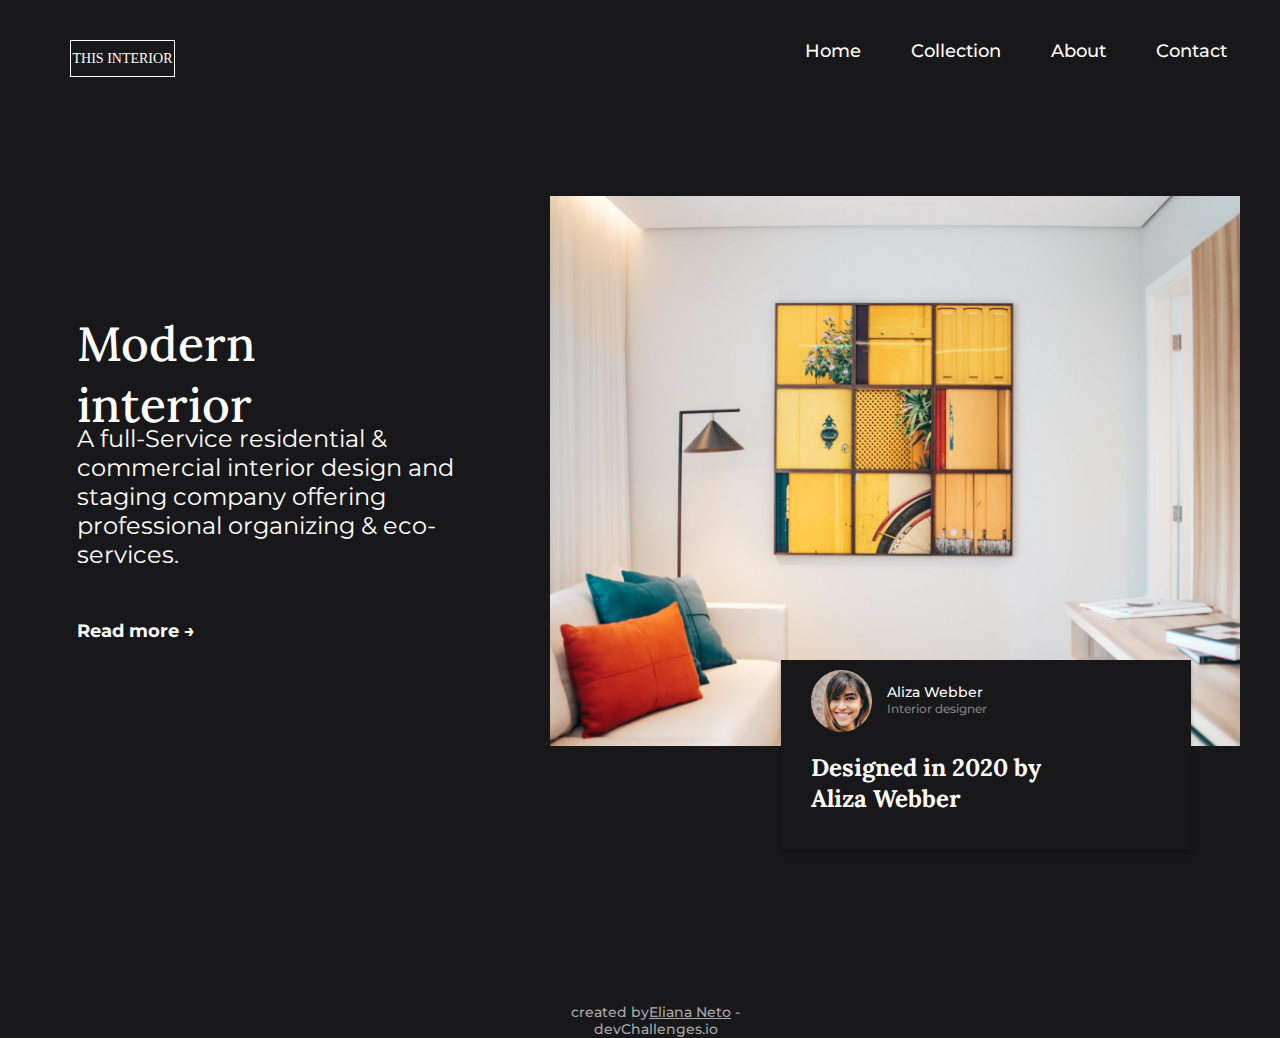
<file: index.html>
<!DOCTYPE html>
<html lang="en">
<head>
    <meta charset="UTF-8">
    <meta http-equiv="X-UA-Compatible" content="IE=edge">
    <meta name="viewport" content="width=device-width, initial-scale=1.0">
    <link rel="icon" href="./assets/images/devchallenges.png"/>
    <link rel="shortcut icon" type="image/x-icon" href="https://devchallenges.io/"/>
    <link href="https://fonts.googleapis.com/css2?family=Poppins:wght@400;500&display=swap" rel="stylesheet"/>
    <link rel="stylesheet" href="assets/css/style.css">
    <title>Interior Consultant</title>
</head>
<body>
    <div class="header">
        <div  id= "logo" class="logo">
            this interior
        </div>
        <div class="menu-btn">
            <a href="javascript:void(0)" class="top-bar-container" onclick="closeAndOpenMenu(this)">
                <div class="bar1"></div>
                <div class="bar2"></div>
                <div class="bar3"></div>
            </a> 
        </div>
             
        
        <div class="menu-list" id="menu">
            <ul>
                <li><a class="menu-link" href="#Home">Home</a></li>
                <li><a class="menu-link" href="#Collection">Collection</a> </li>
                <li><a class="menu-link" href="#About">About</a></li>
                <li><a class="menu-link" href="#Contact">Contact</a></li>
            </ul>  
        </div>
    </div>

    <div id="body" class="body-content">
        <h1 class="title">Modern interior</h1>
        <div class="paragraph">
            <p>A full-Service residential & 
                commercial interior design and 
                staging company offering 
                professional organizing &
                 eco-services.
            </p>
        </div>
        <a href="#">Read more &rarr;</a>
        <div class="img-content">
            <img src="assets/images/photo1.png" alt="">
        </div>
        <div class="info">
            <div class="contact">
                <img src="assets/images/photo2.png" style="margin-top: 10px;" alt="">
                <div style="margin-top: 10px; margin-left: 15px;">
                    <p class="p1">Aliza Webber</p>
                    <p class="p2">Interior designer</p>
                </div>
            </div>
            <div class="descrption">
                Designed in 2020 by
                 Aliza Webber
            </div>
        </div>
    </div>
    <p class="me">created by<a href="https://devchallenges.io/portfolio/ElianaNeto">Eliana Neto</a> - devChallenges.io</p>

    </body>
    <script src="https://code.jquery.com/jquery-3.2.1.min.js"></script>
    <script type="application/javascript" src="assets/js/index.js"></script>
</html>
</file>
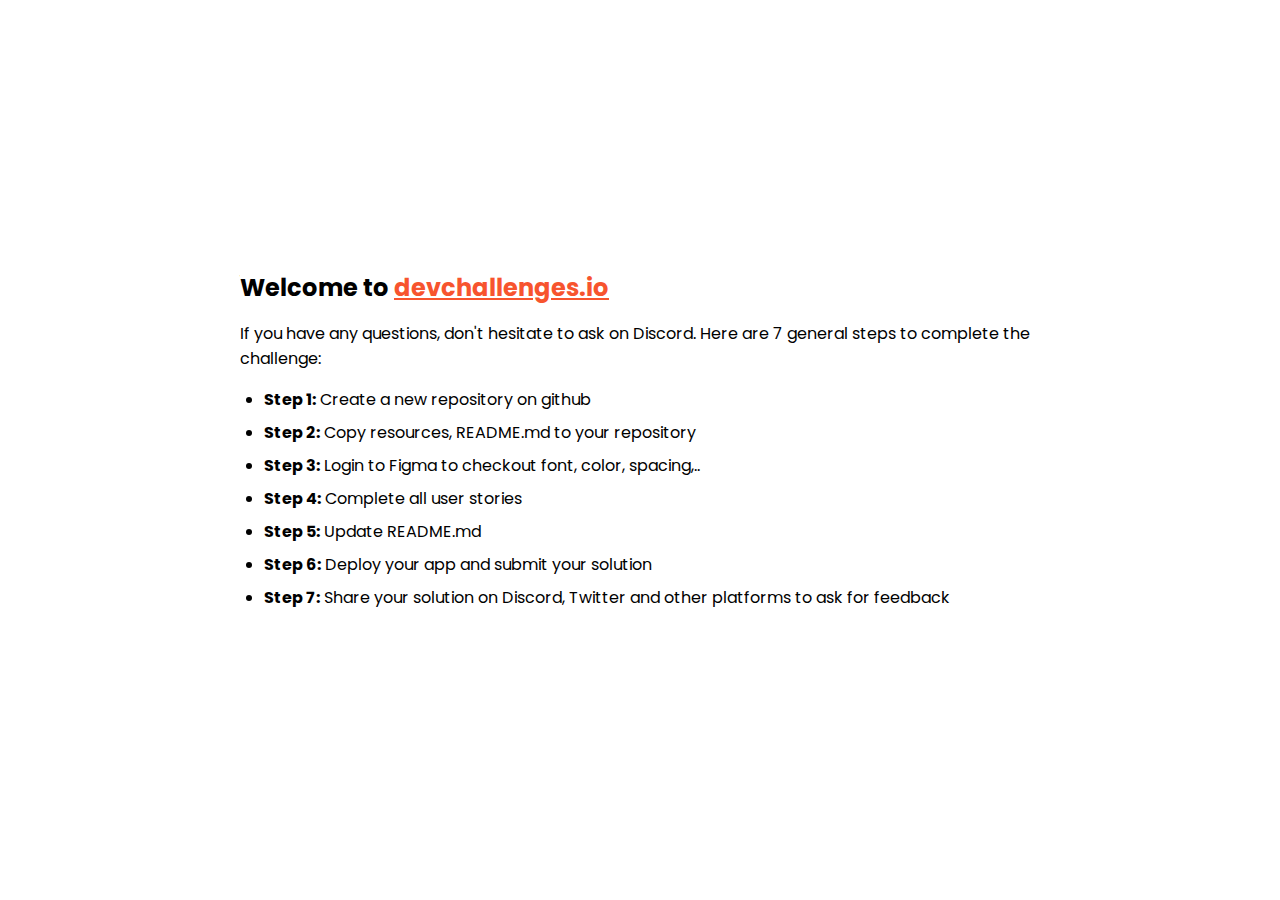
<file: rules.html>
<!DOCTYPE html>
<html lang="en">
  <head>
    <meta charset="utf-8" />
    <meta
      name="viewport"
      content="width=device-width, initial-scale=1,
  maximum-scale=5"
    />
  

    <link rel="icon" href="devchallenges.png" />

    <link
      rel="shortcut icon"
      type="image/x-icon"
      href="https://devchallenges.io/"
    />

    <link
      href="https://fonts.googleapis.com/css2?family=Poppins:wght@400;500&display=swap"
      rel="stylesheet"
    />

    <title>Devchallenges</title>

    <style>
      body {
        font-family: "Poppins", sans-serif;
      }

      ul {
        padding-left: 24px;
      }

      li {
        margin-bottom: 8px;
      }

      .welcome {
        max-width: 800px;
        margin: 0 auto;
      }

      .welcome-text {
        margin-top: 30vh;
        font-weight: 500;
      }

      .welcome-text p {
        font-size: 1rem;
        font-weight: 400;
      }

      .welcome-text h1 {
        font-size: 1.5rem;
      }

      .welcome-text a {
        color: #f7542e;
      }
    </style>
  </head>
  <body>
    <div class="welcome">
      <div class="welcome-text">
        <h1>
          Welcome to
          <a href="https://devchallenges.io/" target="_blank"
            >devchallenges.io</a
          >
        </h1>

        <p>
          If you have any questions, don't hesitate to ask on Discord. Here are
          7 general steps to complete the challenge:
        </p>
      </div>

      <ul>
        <li><b>Step 1:</b> Create a new repository on github</li>
        <li><b>Step 2:</b> Copy resources, README.md to your repository</li>
        <li>
          <b>Step 3:</b> Login to Figma to checkout font, color, spacing,..
        </li>
        <li><b>Step 4:</b> Complete all user stories</li>
        <li><b>Step 5:</b> Update README.md</li>
        <li><b>Step 6:</b> Deploy your app and submit your solution</li>
        <li>
          <b>Step 7:</b> Share your solution on Discord, Twitter and other
          platforms to ask for feedback
        </li>
      </ul>
    </div>
  </body>
</html>
</file>
<file: assets/css/style.css>
@import url("https://fonts.googleapis.com/css2?family=Montserrat&display=swap");
@import url("https://fonts.googleapis.com/css2?family=Lora&display=swap");

/* font-family: "Montserrat", sans-serif;
    font-family: 'Lora', serif;*/
body {
  margin: 0;
  padding: 0;
  background-color: #181719;
  width: 100%;
}

@media screen and (max-width: 767px) {
  .header{
    display: flex;
    flex-direction: row;
    justify-content: space-between;
    align-items: center;
  }
  .logo {
    border: 1px solid rgb(255, 255, 255);
    width: 103px;
    margin: 10px 0 0 10px;
    padding-top: 10px;
    height: 0px;
    padding-bottom: 25px;
    text-transform: uppercase;
    text-align: center;
    font-size: 14px;
    font-weight: 200;
    color: white;
    float: left;
  }
  .body-content {
    color: hsl(0, 0%, 100%);
    display: inline-block;
    position: relative;
    width: 100%;
  }

  .top-bar-container {
    display: inline-block;
    margin: 6px 10px 0 ;
    cursor: pointer;
  }

  .bar1,
  .bar2,
  .bar3 {
    width: 35px;
    height: 5px;
    background-color: rgb(255, 255, 255);
    margin: 6px 0;
    transition: 0.4s;
  }

  .change .bar1 {
    -webkit-transform: rotate(-45deg) translate(-9px, 6px);
    transform: rotate(-45deg) translate(-9px, 6px);
  }

  .change .bar2 {
    opacity: 0;
  }

  .change .bar3 {
    -webkit-transform: rotate(45deg) translate(-8px, -8px);
    transform: rotate(45deg) translate(-8px, -8px);
  }

  #menu {
    width: 0;
    height: 100%;
    background-color: #181719;
    display: none;
    position: absolute;
    text-align: center;
    z-index: 1;
  }
  #menu a {
    text-decoration: none;
    color: rgb(255, 255, 255);
    font-family: "Montserrat", sans-serif;
    font-weight: 500;
    font-size: 18px;
    line-height: 21.94px;
  }

  #menu ul {
    list-style-type: none;
    margin-top: 25%;
    padding-left: 0px;
  }
  #menu ul li {
    margin-bottom: 30px;
  }

  .menu-link:hover {
    border-bottom: 4px solid #ffffff;
    padding: 6px 0;
  }

  a.active {
    border-bottom: 4px solid #ffffff;
    padding: 6px 0;
  }

  .title {
    font-family: "Lora", serif;
    font-weight: 500;
    line-height: 46.08px;
    color: hsla(0, 0%, 100%, 1);
    margin-left: 12px;
    margin-top: 33.4px;
  }

  .body-content a {
    color: #ffffff;
    text-decoration: none;
    font-family: "Montserrat", sans-serif;
    font-size: 14px;
    text-align: left;
    line-height: 17px;
    line-height: 100%;
    font-weight: bold;
    margin-left: 12px;
  }

  .paragraph {
    width: 250px;
    height: 85px;
    font-family: "Montserrat", sans-serif;
    font-size: 14px;
    line-height: 17px;
    line-height: 100%;
    margin-left: 12px;
    margin-bottom: 15px;
    text-align: left;
    font-weight: 100;
  }

  .body-content img {
    width: 94%;
    margin-left: 12px;
    margin-top: 25px;
  }
  .img-content {
    position: absolute;
  }

  .info {
    position: absolute;
    background: #181719;
    box-shadow: 0px 4px 4px rgba(0, 0, 0, 0.25);
    height: 138px;
    width: 80%;
    margin-top: 69%;
    margin-left: 12.5%;
    padding: 0;
    right: 0;
    left: 0;
  }

  .contact img {
    width: 20%;
    height: 10%;
    border-radius: 50%;
    margin-left: 18px;
  }

  .contact {
    display: flex;
  }

  .contact div {
    margin-top: 20px;
  }

  .p1 {
    margin-bottom: 0;
    font-family: "Montserrat", sans-serif;
    font-style: normal;
    font-weight: 500;
    font-size: 12px;
    line-height: 15px;

    color: #ffffff;
  }
  .p2 {
    margin-top: 0;
    font-family: "Montserrat", sans-serif;
    font-style: normal;
    font-weight: 500;
    font-size: 10px;
    line-height: 12px;
    color: #828282;
  }

  .descrption {
    position: absolute;
    width: 210px;
    height: 45px;
    margin-left: 19px;
    margin-top: 10px;
    font-family: "Lora", serif;
    font-style: normal;
    font-weight: bold;
    font-size: 18px;
    line-height: 23px;
    color: #ffffff;
  }
  .me {
    font-family: "Montserrat", sans-serif;
    font-style: normal;
    font-weight: 500;
    font-size: 14px;
    line-height: 17px;
    text-align: center;
    color: #a9a9a9;
    position: absolute;
    width: 76.5%;
    height: 17px;
    left: 11.7%;
    margin-top: 130%;
  }

  .me a {
    color: #a9a9a9;
    text-decoration: underline;
  }
}

@media screen and (min-width: 1024px) {
  .header {
    margin-top: 30px;
  }
  .logo {
    border: 1px solid rgb(255, 255, 255);
    width: 103px;
    margin-left: 70px;
    margin-top: 10px;
    padding-top: 10px;
    height: 0px;
    padding-bottom: 25px;
    text-transform: uppercase;
    text-align: center;
    font-size: 14px;
    font-weight: 200;
    color: white;
    float: left;
  }

  .menu-list {
    margin-left: 57.43%;
    display: flex !important;
  }

  .menu-list ul {
    margin: 0;
  }

  .menu-list li {
    list-style: none;
    float: left;
    text-align: center;
    font-size: 15px;
    color: hsl(0, 0%, 100%);
    margin-left: 10px;
  }

  .menu-list a {
    display: inline-block;
    padding: 10px 20px;
    text-decoration: none;
    /*color: inherit;*/
    color: #ffffff;
    top: 46px;
    font-family: "Montserrat", sans-serif;
    font-style: normal;
    font-weight: 500;
    font-size: 18px;
    line-height: 22px;
  }

  .menu-link:hover {
    border-bottom: 4px solid #ffffff;
    font-weight: 700;
  }

  a.active {
    border-bottom: 4px solid #ffffff;
    font-weight: 700;
  }

  .title {
    position: absolute;
    width: 365px;
    height: 61px;
    left: 77px;
    top: 281px;
    font-family: Lora;
    font-style: normal;
    font-weight: 500;
    font-size: 48px;
    line-height: 61px;
    color: #ffffff;
  }

  .paragraph {
    position: absolute;
    width: 410px;
    height: 145px;
    left: 77px;
    top: 400px;
    font-family: "Montserrat", sans-serif;
    font-style: normal;
    font-weight: normal;
    font-size: 24px;
    line-height: 29px;
    color: #ffffff;
  }

  .img-content img {
    width: 690px;
    height: 550px;
    margin-top: 119px;
    margin-left: 43%;
  }

  .body-content a {
    position: absolute;
    height: 22px;
    left: 77px;
    top: 620px;
    font-family: Montserrat;
    font-style: normal;
    font-weight: bold;
    font-size: 18px;
    line-height: 22px;
    text-decoration: none;
    color: #ffffff;
  }

  .info {
    position: absolute;
    width: 410px;
    height: 189px;
    left: 61%;
    top: 660px;
    background: #181719;
    box-shadow: 0px 4px 4px rgba(0, 0, 0, 0.25);
  }

  .contact img {
    width: 15%;
    border-radius: 50%;
    margin-left: 30px;
  }

  .contact {
    display: flex;
  }

  .contact div {
    margin-top: 20px;
  }

  .p1 {
    margin-bottom: 0;
    font-family: "Montserrat", sans-serif;
    font-style: normal;
    font-weight: 500;
    font-size: 14px;
    line-height: 17px;
    color: #ffffff;
  }
  .p2 {
    margin-top: 0;
    font-family: "Montserrat", sans-serif;
    font-style: normal;
    font-weight: 500;
    font-size: 12px;
    line-height: 15px;
    color: #828282;
  }

  .descrption {
    position: absolute;
    width: 287px;
    height: 62px;
    margin-left: 30px;
    margin-top: 20px;
    font-family: "Lora", serif;
    font-style: normal;
    font-weight: bold;
    font-size: 24px;
    line-height: 31px;
    color: #ffffff;
  }
  .me {
    font-family: "Montserrat", sans-serif;
    font-style: normal;
    font-weight: 500;
    font-size: 14px;
    line-height: 17px;
    text-align: center;
    color: #a9a9a9;
    position: absolute;
    width: 287px;
    height: 17px;
    left: 40%;
    top: 990px;
  }

  .me a {
    color: #a9a9a9;
    text-decoration: underline;
  }
}

@media screen and (min-width: 768px) and (max-width: 1023px) {
}
</file>
